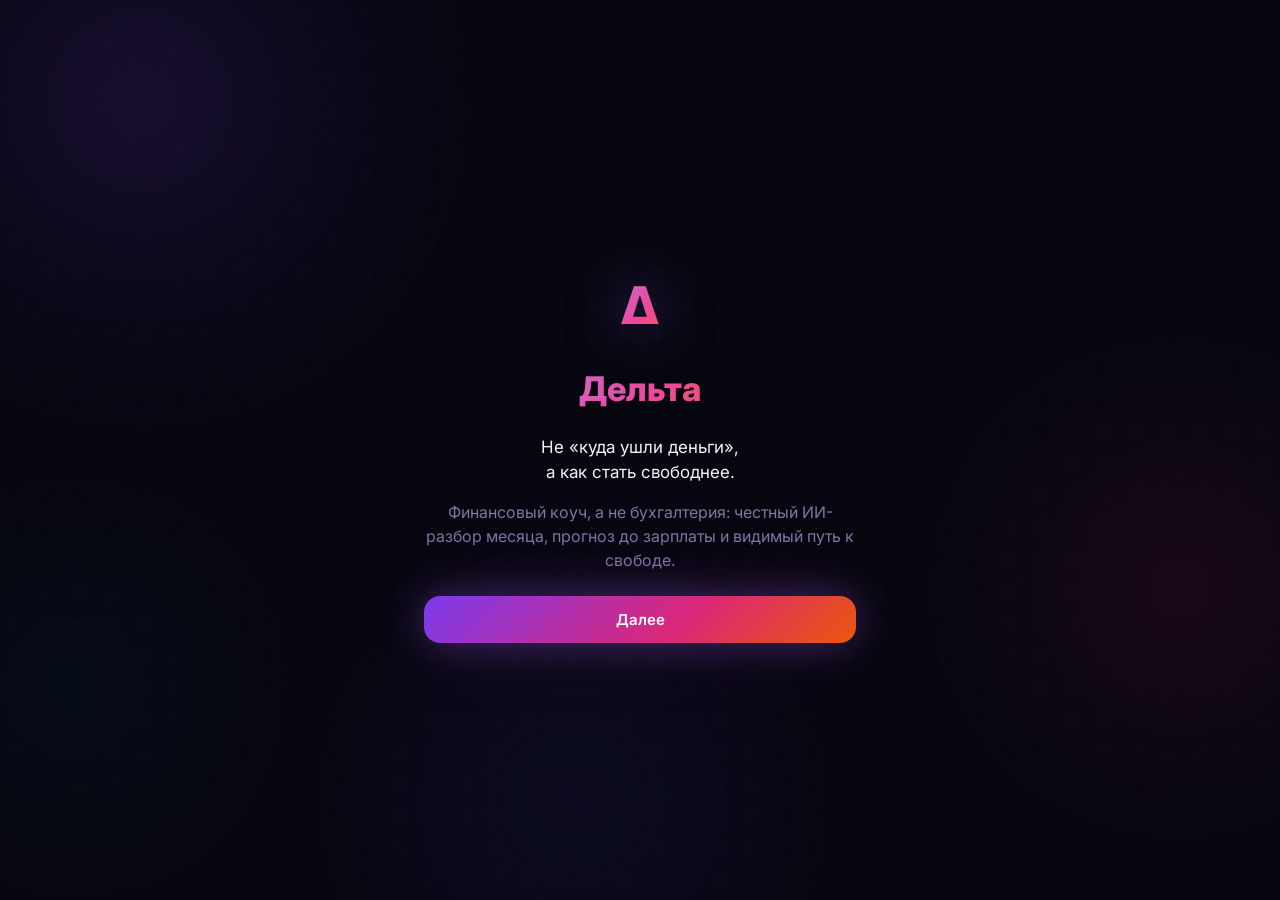
<file: index.html>
<!doctype html>
<html lang="ru">
  <head>
    <meta charset="UTF-8" />
    <meta name="viewport" content="width=device-width, initial-scale=1, viewport-fit=cover" />
    <title>Дельта — финансовый коуч</title>
    <meta name="description" content="Не куда ушли деньги, а как стать свободнее. Учёт, инсайты, путь к финансовой свободе и ИИ-разбор месяца." />
    <meta name="theme-color" content="#0b1210" />
    <link rel="manifest" href="./manifest.webmanifest" />
    <link rel="icon" type="image/png" href="./icon-192.png" />
    <link rel="apple-touch-icon" href="./icon-192.png" />
    <meta name="apple-mobile-web-app-capable" content="yes" />
    <meta name="apple-mobile-web-app-status-bar-style" content="black-translucent" />
    <meta name="apple-mobile-web-app-title" content="Дельта" />
    <link rel="preconnect" href="https://fonts.googleapis.com" />
    <link rel="preconnect" href="https://fonts.gstatic.com" crossorigin />
    <link href="https://fonts.googleapis.com/css2?family=Inter:wght@400;500;600;700;800&display=swap" rel="stylesheet" />
    <script type="module" crossorigin src="./assets/index-BDap751z.js"></script>
    <link rel="stylesheet" crossorigin href="./assets/index-BwIwrx7A.css">
  </head>
  <body>
    <div id="root"></div>
  </body>
</html>
</file>
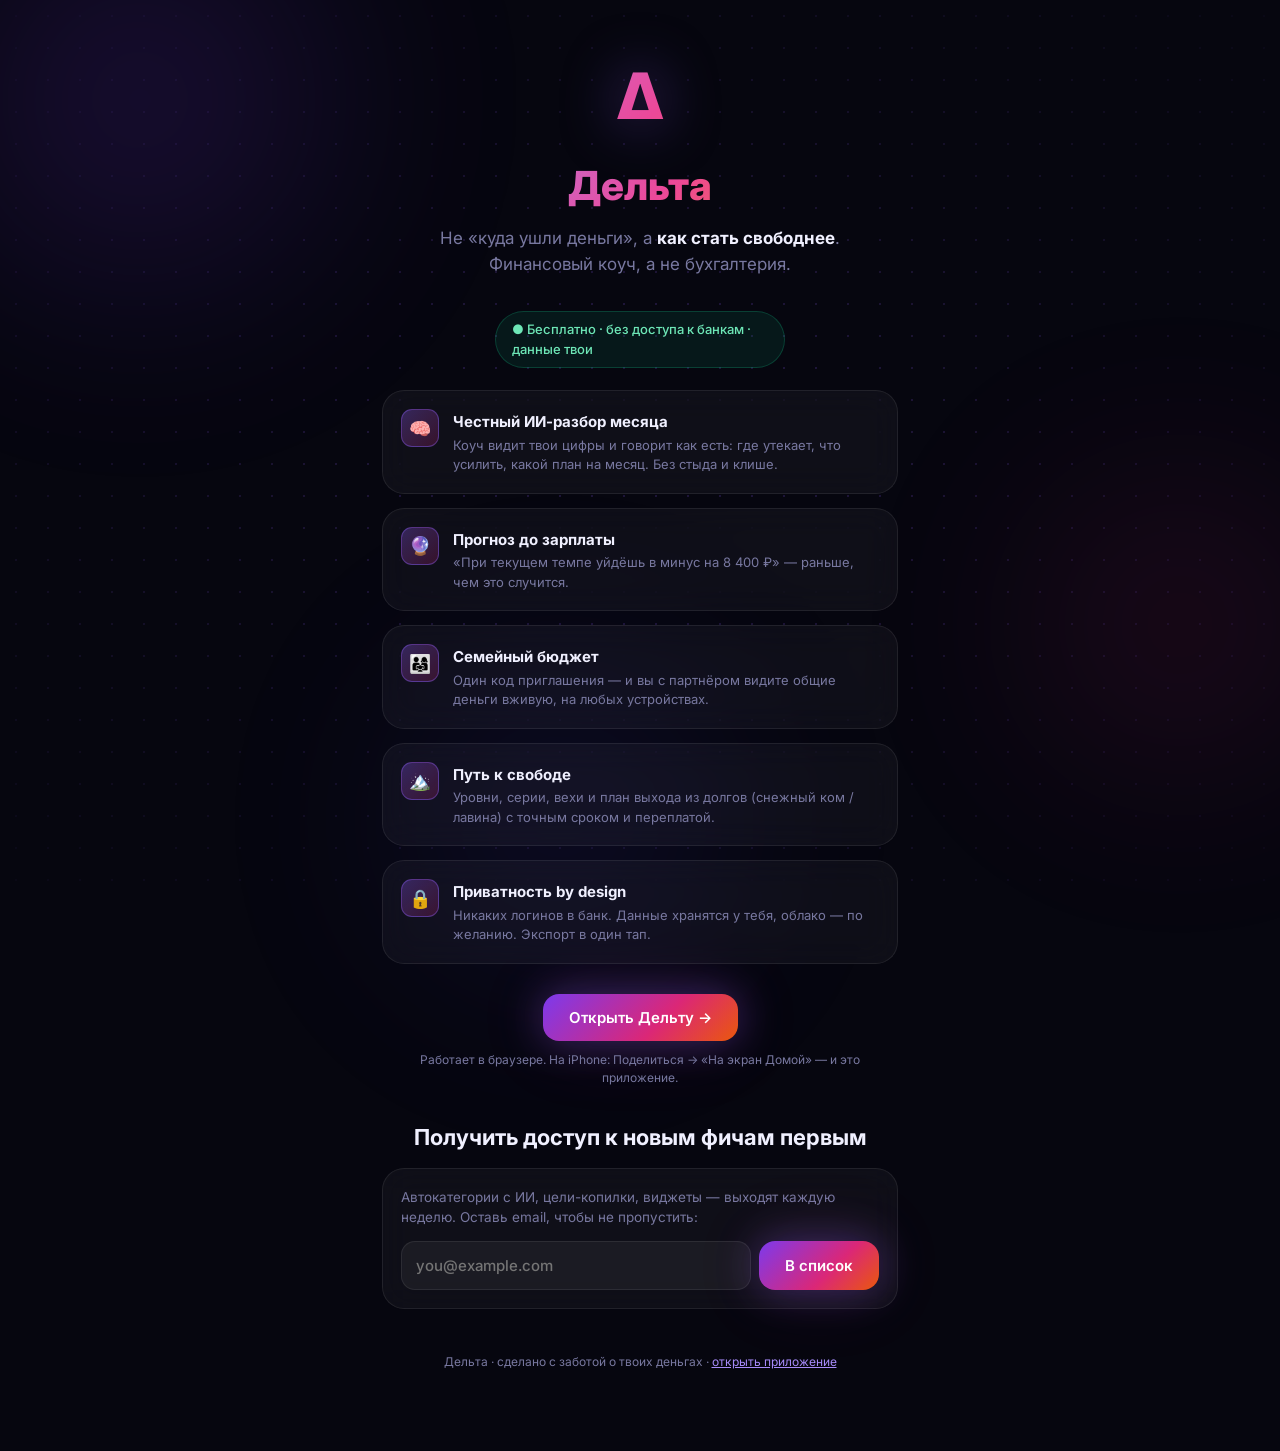
<file: welcome.html>
<!doctype html>
<html lang="ru">
<head>
<meta charset="utf-8">
<meta name="viewport" content="width=device-width, initial-scale=1">
<title>Дельта — финансовый коуч. Не куда ушли деньги, а как стать свободнее</title>
<meta name="description" content="Бесплатный финансовый коуч: учёт за 10 секунд, честный ИИ-разбор месяца, семейный бюджет и путь к финансовой свободе. Без доступа к банкам — данные только твои.">
<meta property="og:title" content="Дельта — финансовый коуч">
<meta property="og:description" content="Не куда ушли деньги, а как стать свободнее. ИИ-разбор месяца, семейный бюджет, прогноз до зарплаты.">
<meta property="og:image" content="./icon-512.png">
<link rel="icon" type="image/png" href="./icon-192.png">
<link rel="preconnect" href="https://fonts.googleapis.com">
<link rel="preconnect" href="https://fonts.gstatic.com" crossorigin>
<link href="https://fonts.googleapis.com/css2?family=Inter:wght@400;500;600;700;800&display=swap" rel="stylesheet">
<style>
:root{--bg:#06060f;--text:#f0f0ff;--text2:#7878a0;--border:rgba(255,255,255,.08);
--grad:linear-gradient(135deg,#7c3aed 0%,#db2777 60%,#ea580c 100%);
--grad-soft:linear-gradient(135deg,#a78bfa 0%,#ec4899 55%,#f97316 100%)}
*{margin:0;padding:0;box-sizing:border-box}
body{font-family:'Inter',sans-serif;background:var(--bg);color:var(--text);overflow-x:hidden;line-height:1.5}
body::after{content:'';position:fixed;inset:0;background-image:radial-gradient(circle,rgba(139,92,246,.18) 1px,transparent 1px);background-size:32px 32px;pointer-events:none;z-index:0;-webkit-mask-image:radial-gradient(ellipse 80% 80% at 50% 50%,black 20%,transparent 100%);mask-image:radial-gradient(ellipse 80% 80% at 50% 50%,black 20%,transparent 100%)}
.orb{position:fixed;border-radius:50%;filter:blur(100px);pointer-events:none;z-index:0}
.o1{width:560px;height:560px;top:-180px;left:-140px;background:radial-gradient(circle,#7c3aed,transparent 70%);opacity:.22}
.o2{width:440px;height:440px;top:45vh;right:-120px;background:radial-gradient(circle,#db2777,transparent 70%);opacity:.16}
.o3{width:480px;height:480px;bottom:-160px;left:25%;background:radial-gradient(circle,#4f46e5,transparent 70%);opacity:.14}
.wrap{position:relative;z-index:2;max-width:560px;margin:0 auto;padding:48px 22px 80px}
.logo{font-size:64px;font-weight:800;text-align:center;background:var(--grad-soft);-webkit-background-clip:text;background-clip:text;color:transparent;filter:drop-shadow(0 0 28px rgba(139,92,246,.5))}
h1{font-size:clamp(30px,7vw,40px);font-weight:800;text-align:center;margin:12px 0 10px;background:var(--grad-soft);-webkit-background-clip:text;background-clip:text;color:transparent}
.sub{text-align:center;color:var(--text2);font-size:17px;margin-bottom:34px}
.sub b{color:var(--text)}
.card{background:rgba(255,255,255,.04);border:1px solid var(--border);border-radius:22px;padding:18px;margin-bottom:14px;backdrop-filter:blur(16px);-webkit-backdrop-filter:blur(16px)}
.feat{display:flex;gap:14px;align-items:flex-start}
.feat .ico{width:38px;height:38px;border-radius:11px;display:grid;place-items:center;font-size:18px;flex-shrink:0;background:linear-gradient(135deg,rgba(139,92,246,.3),rgba(219,39,119,.2));border:1px solid rgba(139,92,246,.4)}
.feat b{font-size:15px}
.feat p{font-size:13px;color:var(--text2);margin-top:2px}
.cta{margin:30px 0 12px;text-align:center}
h2{font-size:22px;text-align:center;margin:34px 0 14px}
form{display:flex;gap:8px;margin-top:14px}
input{flex:1;min-width:0;padding:14px;border-radius:14px;background:rgba(255,255,255,.05);border:1px solid var(--border);color:var(--text);font:500 15px 'Inter',sans-serif;outline:none}
input:focus{border-color:rgba(139,92,246,.55)}
.btn{display:inline-flex;justify-content:center;align-items:center;gap:8px;padding:14px 26px;border:none;border-radius:16px;font:600 15px 'Inter',sans-serif;cursor:pointer;background:var(--grad);color:#fff;box-shadow:0 0 40px rgba(139,92,246,.35),0 0 80px rgba(236,72,153,.12);transition:transform .2s,box-shadow .25s;text-decoration:none}
.btn:hover{transform:translateY(-1px);box-shadow:0 0 60px rgba(139,92,246,.55)}
.btn:active{transform:scale(.97)}
.note{font-size:12px;color:var(--text2);text-align:center;margin-top:10px}
.ok{color:#6ee7b7;font-size:14px;text-align:center;margin-top:10px}
.pill{display:inline-flex;align-items:center;gap:8px;padding:8px 16px;border-radius:100px;font-size:13px;font-weight:500;background:rgba(16,185,129,.1);border:1px solid rgba(16,185,129,.25);color:#6ee7b7;margin:0 auto 22px;justify-content:center;width:100%;max-width:290px;display:flex}
footer{margin-top:44px;text-align:center;font-size:12px;color:var(--text2)}
</style>
</head>
<body>
<div class="orb o1"></div><div class="orb o2"></div><div class="orb o3"></div>
<div class="wrap">
  <div class="logo">Δ</div>
  <h1>Дельта</h1>
  <p class="sub">Не «куда ушли деньги», а <b>как стать свободнее</b>.<br>Финансовый коуч, а не бухгалтерия.</p>

  <div class="pill">● Бесплатно · без доступа к банкам · данные твои</div>

  <div class="card feat"><div class="ico">🧠</div><div><b>Честный ИИ-разбор месяца</b><p>Коуч видит твои цифры и говорит как есть: где утекает, что усилить, какой план на месяц. Без стыда и клише.</p></div></div>
  <div class="card feat"><div class="ico">🔮</div><div><b>Прогноз до зарплаты</b><p>«При текущем темпе уйдёшь в минус на 8 400 ₽» — раньше, чем это случится.</p></div></div>
  <div class="card feat"><div class="ico">👨‍👩‍👧</div><div><b>Семейный бюджет</b><p>Один код приглашения — и вы с партнёром видите общие деньги вживую, на любых устройствах.</p></div></div>
  <div class="card feat"><div class="ico">🏔️</div><div><b>Путь к свободе</b><p>Уровни, серии, вехи и план выхода из долгов (снежный ком / лавина) с точным сроком и переплатой.</p></div></div>
  <div class="card feat"><div class="ico">🔒</div><div><b>Приватность by design</b><p>Никаких логинов в банк. Данные хранятся у тебя, облако — по желанию. Экспорт в один тап.</p></div></div>

  <div class="cta">
    <a class="btn" href="./">Открыть Дельту →</a>
    <p class="note">Работает в браузере. На iPhone: Поделиться → «На экран Домой» — и это приложение.</p>
  </div>

  <h2>Получить доступ к новым фичам первым</h2>
  <div class="card">
    <p style="font-size:13.5px;color:var(--text2)">Автокатегории с ИИ, цели-копилки, виджеты — выходят каждую неделю. Оставь email, чтобы не пропустить:</p>
    <form id="wl">
      <input type="email" id="em" placeholder="you@example.com" required>
      <button class="btn" type="submit">В список</button>
    </form>
    <p class="ok" id="okmsg" style="display:none">✅ Ты в списке! Напишем, когда будет что показать.</p>
  </div>

  <footer>Дельта · сделано с заботой о твоих деньгах · <a href="./" style="color:#a78bfa">открыть приложение</a></footer>
</div>
<script>
document.getElementById('wl').addEventListener('submit', async (e) => {
  e.preventDefault()
  const email = document.getElementById('em').value.trim().toLowerCase()
  try {
    await fetch('https://bqaomohaynvpzennqpqy.supabase.co/rest/v1/waitlist', {
      method: 'POST',
      headers: {
        'apikey': 'sb_publishable_3BWxGbiuopfJotaF3Pdedw_s_SxiGJt',
        'Content-Type': 'application/json',
        'Prefer': 'resolution=ignore-duplicates',
      },
      body: JSON.stringify({ email, source: 'landing' }),
    })
  } catch (_) { /* даже при сетевой ошибке показываем успех — не теряем лида в UX */ }
  document.getElementById('wl').style.display = 'none'
  document.getElementById('okmsg').style.display = 'block'
})
</script>
</body>
</html>
</file>
<file: assets/index-BwIwrx7A.css>
:root{--bg: #06060f;--surface: rgba(255, 255, 255, .04);--border: rgba(255, 255, 255, .08);--text: #f0f0ff;--text2: #7878a0;--dim: #404060;--violet: #a78bfa;--pink: #f472b6;--cyan: #22d3ee;--orange: #fb923c;--emerald: #34d399;--income: var(--emerald);--expense: var(--orange);--alloc: var(--cyan);--danger: #fb7185;--warn: #fbbf24;--radius: 22px;--grad: linear-gradient(135deg, #7c3aed 0%, #db2777 60%, #ea580c 100%);--grad-soft: linear-gradient(135deg, #a78bfa 0%, #ec4899 55%, #f97316 100%);--spring: cubic-bezier(.16, 1, .3, 1)}*{margin:0;padding:0;box-sizing:border-box;-webkit-tap-highlight-color:transparent}html,body{height:100%}body{font-family:Inter,-apple-system,BlinkMacSystemFont,Segoe UI,sans-serif;background:var(--bg);color:var(--text);overflow-x:hidden}body:after{content:"";position:fixed;top:0;right:0;bottom:0;left:0;background-image:radial-gradient(circle,rgba(139,92,246,.18) 1px,transparent 1px);background-size:32px 32px;pointer-events:none;z-index:0;mask-image:radial-gradient(ellipse 80% 80% at 50% 50%,black 20%,transparent 100%);-webkit-mask-image:radial-gradient(ellipse 80% 80% at 50% 50%,black 20%,transparent 100%)}body:before{content:"";position:fixed;top:0;right:0;bottom:0;left:0;background-image:url("data:image/svg+xml,%3Csvg viewBox='0 0 256 256' xmlns='http://www.w3.org/2000/svg'%3E%3Cfilter id='n'%3E%3CfeTurbulence type='fractalNoise' baseFrequency='0.9' numOctaves='4' stitchTiles='stitch'/%3E%3C/filter%3E%3Crect width='100%25' height='100%25' filter='url(%23n)' opacity='0.03'/%3E%3C/svg%3E");pointer-events:none;z-index:1;opacity:.35}.ambient{position:fixed;top:0;right:0;bottom:0;left:0;z-index:0;overflow:hidden;pointer-events:none}.blob{position:absolute;border-radius:50%;filter:blur(90px)}.blob-1{width:560px;height:560px;top:-180px;left:-140px;background:radial-gradient(circle,#7c3aed,transparent 70%);opacity:.2;animation:drift1 18s ease-in-out infinite}.blob-2{width:420px;height:420px;top:42vh;right:-110px;background:radial-gradient(circle,#db2777,transparent 70%);opacity:.16;animation:drift2 22s ease-in-out infinite}.blob-3{width:480px;height:480px;bottom:-140px;left:26%;background:radial-gradient(circle,#4f46e5,transparent 70%);opacity:.14;animation:drift3 26s ease-in-out infinite}.blob-4{width:330px;height:330px;top:58vh;left:-90px;background:radial-gradient(circle,#0891b2,transparent 70%);opacity:.11;animation:drift2 20s ease-in-out infinite reverse}@keyframes drift1{0%,to{transform:translate(0) scale(1)}33%{transform:translate(60px,40px) scale(1.05)}66%{transform:translate(-30px,60px) scale(.97)}}@keyframes drift2{0%,to{transform:translate(0) scale(1)}33%{transform:translate(-50px,-30px) scale(1.08)}66%{transform:translate(40px,50px) scale(.95)}}@keyframes drift3{0%,to{transform:translate(0) scale(1)}50%{transform:translate(-40px,-50px) scale(1.04)}}@media(prefers-reduced-motion:reduce){.blob{animation:none}}.app{position:relative;z-index:2;max-width:480px;margin:0 auto;min-height:100dvh;padding:16px 16px 96px}.card{position:relative;z-index:2;background:var(--surface);-webkit-backdrop-filter:blur(16px);backdrop-filter:blur(16px);border:1px solid var(--border);border-radius:var(--radius);padding:16px;margin-bottom:14px;box-shadow:0 12px 32px #00000073;animation:rise .5s var(--spring) both}@keyframes rise{0%{opacity:0;transform:translateY(18px)}}@media(prefers-reduced-motion:reduce){.card{animation:none}}.card-violet{background:linear-gradient(135deg,#8b5cf624,#6366f10f);border-color:#8b5cf647}.card-pink{background:linear-gradient(135deg,#ec489924,#f43f5e0f);border-color:#ec489947}.card-cyan{background:linear-gradient(135deg,#06b6d424,#14b8a60f);border-color:#06b6d447}.card-orange{background:linear-gradient(135deg,#f9731624,#f59e0b0f);border-color:#f9731647}h1{font-size:26px;font-weight:800;margin-bottom:12px}.h-page{position:relative;z-index:2;padding:8px 2px 10px}.cap{font-size:12px;color:var(--text2)}.caption{font-size:12.5px;color:var(--text2);line-height:1.45}.num{font-variant-numeric:tabular-nums;font-feature-settings:"tnum"}.gradient-text,.hero-num{background:var(--grad-soft);-webkit-background-clip:text;background-clip:text;color:transparent}.hero-num{font-size:42px;font-weight:800;line-height:1.15;filter:drop-shadow(0 0 22px rgba(139,92,246,.35))}.hero-num.neg{background:none;color:var(--danger);filter:drop-shadow(0 0 14px rgba(251,113,133,.35))}.sec{display:flex;align-items:center;gap:10px;margin-bottom:12px}.sec-icon{width:32px;height:32px;border-radius:10px;background:linear-gradient(135deg,#8b5cf64d,#db277733);border:1px solid rgba(139,92,246,.4);display:grid;place-items:center;font-size:15px;flex-shrink:0}.sec b{font-size:15px}.btn{display:flex;justify-content:center;align-items:center;gap:8px;width:100%;padding:14px;border:none;border-radius:16px;font:600 15px Inter,sans-serif;cursor:pointer;transition:transform .2s var(--spring),box-shadow .25s,opacity .18s;position:relative;overflow:hidden}.btn:active{transform:scale(.97)}.btn-primary{background:var(--grad);color:#fff;box-shadow:0 0 40px #8b5cf659,0 0 80px #ec48991f}.btn-primary:hover{box-shadow:0 0 60px #8b5cf68c,0 0 120px #ec489933;transform:translateY(-1px)}.btn-ghost{background:var(--surface);color:var(--text);border:1px solid var(--border)}.btn-danger{background:#fb71851f;color:var(--danger);border:1px solid rgba(251,113,133,.3)}.btn:disabled{opacity:.5;cursor:default}.field{margin-bottom:12px}.field label{display:block;font-size:12px;color:var(--text2);margin-bottom:6px}input,select,textarea{width:100%;min-width:0;padding:12px 14px;border-radius:14px;background:#ffffff0d;border:1px solid var(--border);color:var(--text);font:500 15px Inter,sans-serif;outline:none;transition:border-color .2s}input[type=date]{-webkit-appearance:none;-moz-appearance:none;appearance:none;display:block;min-height:47px;-webkit-min-logical-width:0}input[type=date]::-webkit-date-and-time-value{text-align:left}input:focus,select:focus{border-color:#8b5cf68c}select option{background:#12121f;color:#fff}input.big{font-size:26px;font-weight:700}.chips{display:flex;gap:8px;overflow-x:auto;padding:4px 0 6px;scrollbar-width:none}.chips::-webkit-scrollbar{display:none}.chip{flex-shrink:0;padding:8px 12px;border-radius:999px;font-size:12.5px;font-weight:500;background:#ffffff0f;border:1px solid var(--border);color:var(--text);cursor:pointer;transition:all .18s var(--spring);white-space:nowrap}.chip:active{transform:scale(.96)}.chip.on{background:#8b5cf62e;border-color:#8b5cf68c;color:#c4b5fd}.seg{display:flex;background:#ffffff0d;border-radius:14px;padding:4px;gap:4px}.seg button{flex:1;padding:9px 6px;border:none;border-radius:11px;font:600 13px Inter,sans-serif;background:transparent;color:var(--text2);cursor:pointer;transition:all .2s var(--spring)}.seg button.on{background:var(--grad);color:#fff}.split{display:flex;gap:3px;height:12px;border-radius:999px;overflow:hidden;background:#ffffff12}.split div{border-radius:999px;transition:width .7s var(--spring)}.bar{height:8px;border-radius:999px;background:#ffffff12;overflow:hidden}.bar div{height:100%;border-radius:999px;background:var(--grad-soft);transition:width .7s var(--spring)}.tx{display:flex;align-items:center;gap:12px;padding:10px 0;border-bottom:1px solid rgba(255,255,255,.06)}.tx:last-child{border-bottom:none}.tx-emoji{width:38px;height:38px;border-radius:11px;display:grid;place-items:center;font-size:17px;background:#ffffff0f;border:1px solid var(--border);flex-shrink:0}.tx-main{flex:1;min-width:0}.tx-cat{font-size:14px;font-weight:500;white-space:nowrap;overflow:hidden;text-overflow:ellipsis}.tx-sub{font-size:11.5px;color:var(--text2);white-space:nowrap;overflow:hidden;text-overflow:ellipsis}.tx-amt{font-size:14px;font-weight:600}.tx-del{background:none;border:none;color:var(--dim);font-size:16px;cursor:pointer;padding:6px}.tx-del:hover{color:var(--danger)}.tabbar{position:fixed;bottom:0;left:0;right:0;z-index:50;display:flex;justify-content:center;background:#06060fb8;-webkit-backdrop-filter:blur(20px);backdrop-filter:blur(20px);border-top:1px solid rgba(255,255,255,.07);padding-bottom:env(safe-area-inset-bottom)}.tabbar-inner{display:flex;width:100%;max-width:480px}.tab{flex:1;display:flex;flex-direction:column;align-items:center;gap:3px;padding:10px 4px 8px;border:none;background:none;cursor:pointer;color:var(--text2);font:500 10.5px Inter,sans-serif;transition:color .2s}.tab.on{color:#c4b5fd}.tab.on .tab-ico{filter:drop-shadow(0 0 8px rgba(167,139,250,.8))}.tab-ico{font-size:20px;line-height:1}.fab{position:fixed;right:max(16px,calc(50% - 224px));bottom:calc(78px + env(safe-area-inset-bottom));z-index:60;width:58px;height:58px;border-radius:50%;border:none;cursor:pointer;background:var(--grad);color:#fff;font-size:30px;font-weight:600;line-height:1;display:grid;place-items:center;box-shadow:0 0 30px #8b5cf673,0 8px 24px #0006;transition:transform .2s var(--spring),box-shadow .25s}.fab:active{transform:scale(.92)}.fab:hover{box-shadow:0 0 45px #8b5cf699,0 8px 24px #0006}.sheet-back{position:fixed;top:0;right:0;bottom:0;left:0;z-index:300;background:#0009;display:flex;align-items:flex-end;justify-content:center;animation:fade .25s ease both;overscroll-behavior:contain}@keyframes fade{0%{opacity:0}}.sheet{width:100%;max-width:480px;max-height:88dvh;overflow-y:auto;background:#0d0d1a;border-radius:24px 24px 0 0;padding:18px 16px calc(28px + env(safe-area-inset-bottom));border-top:1px solid rgba(139,92,246,.25);animation:up .35s var(--spring) both}@keyframes up{0%{transform:translateY(60%)}}.sheet-grab{width:40px;height:4px;border-radius:2px;background:#ffffff2e;margin:0 auto 14px}.row{display:flex;align-items:center;gap:10px}.between{display:flex;align-items:center;justify-content:space-between}.grid2{display:grid;grid-template-columns:minmax(0,1fr) minmax(0,1fr);gap:12px}.grid2>*{min-width:0}.mt8{margin-top:8px}.mt12{margin-top:12px}.mb8{margin-bottom:8px}.green{color:var(--income)}.orange{color:var(--expense)}.blue{color:var(--alloc)}.red{color:var(--danger)}.mint{color:var(--violet)}.pinkc{color:var(--pink)}.pill{display:inline-flex;align-items:center;gap:6px;font-size:11px;font-weight:600;padding:4px 10px;border-radius:999px;background:#8b5cf61f;border:1px solid rgba(139,92,246,.3);color:#c4b5fd}.pill-green{background:#10b9811a;border-color:#10b98140;color:#6ee7b7}.dot{width:8px;height:8px;border-radius:50%;flex-shrink:0}.gradient-line{height:1px;border:none;margin:4px 0 12px;background:linear-gradient(90deg,transparent,rgba(139,92,246,.4),rgba(6,182,212,.2),transparent)}.tl{display:flex;gap:14px}.tl-rail{display:flex;flex-direction:column;align-items:center}.tl-node{width:30px;height:30px;border-radius:50%;display:grid;place-items:center;font-size:12px;font-weight:700;background:#ffffff12;color:var(--text2);border:1px solid var(--border);flex-shrink:0}.tl-node.on{background:var(--grad);color:#fff;border:none;box-shadow:0 0 16px #8b5cf699}.tl-line{width:2px;flex:1;min-height:34px;background:#ffffff17}.tl-line.on{background:linear-gradient(180deg,#8b5cf6,#ec4899)}.onb{position:relative;z-index:2;min-height:100dvh;display:flex;flex-direction:column;justify-content:center;max-width:480px;margin:0 auto;padding:24px;gap:14px}.onb-logo{width:96px;height:96px;margin:0 auto;display:grid;place-items:center;font-size:52px;filter:drop-shadow(0 0 28px rgba(139,92,246,.6))}.onb h1{text-align:center;font-size:34px}.onb p{text-align:center;color:var(--text2);line-height:1.5}.ai-result{white-space:pre-wrap;font-size:14px;line-height:1.55}.chart-wrap{width:100%}.legend{display:flex;gap:14px;margin-top:8px;flex-wrap:wrap}.legend .item{display:flex;align-items:center;gap:6px;font-size:12px;color:var(--text2)}
</file>
